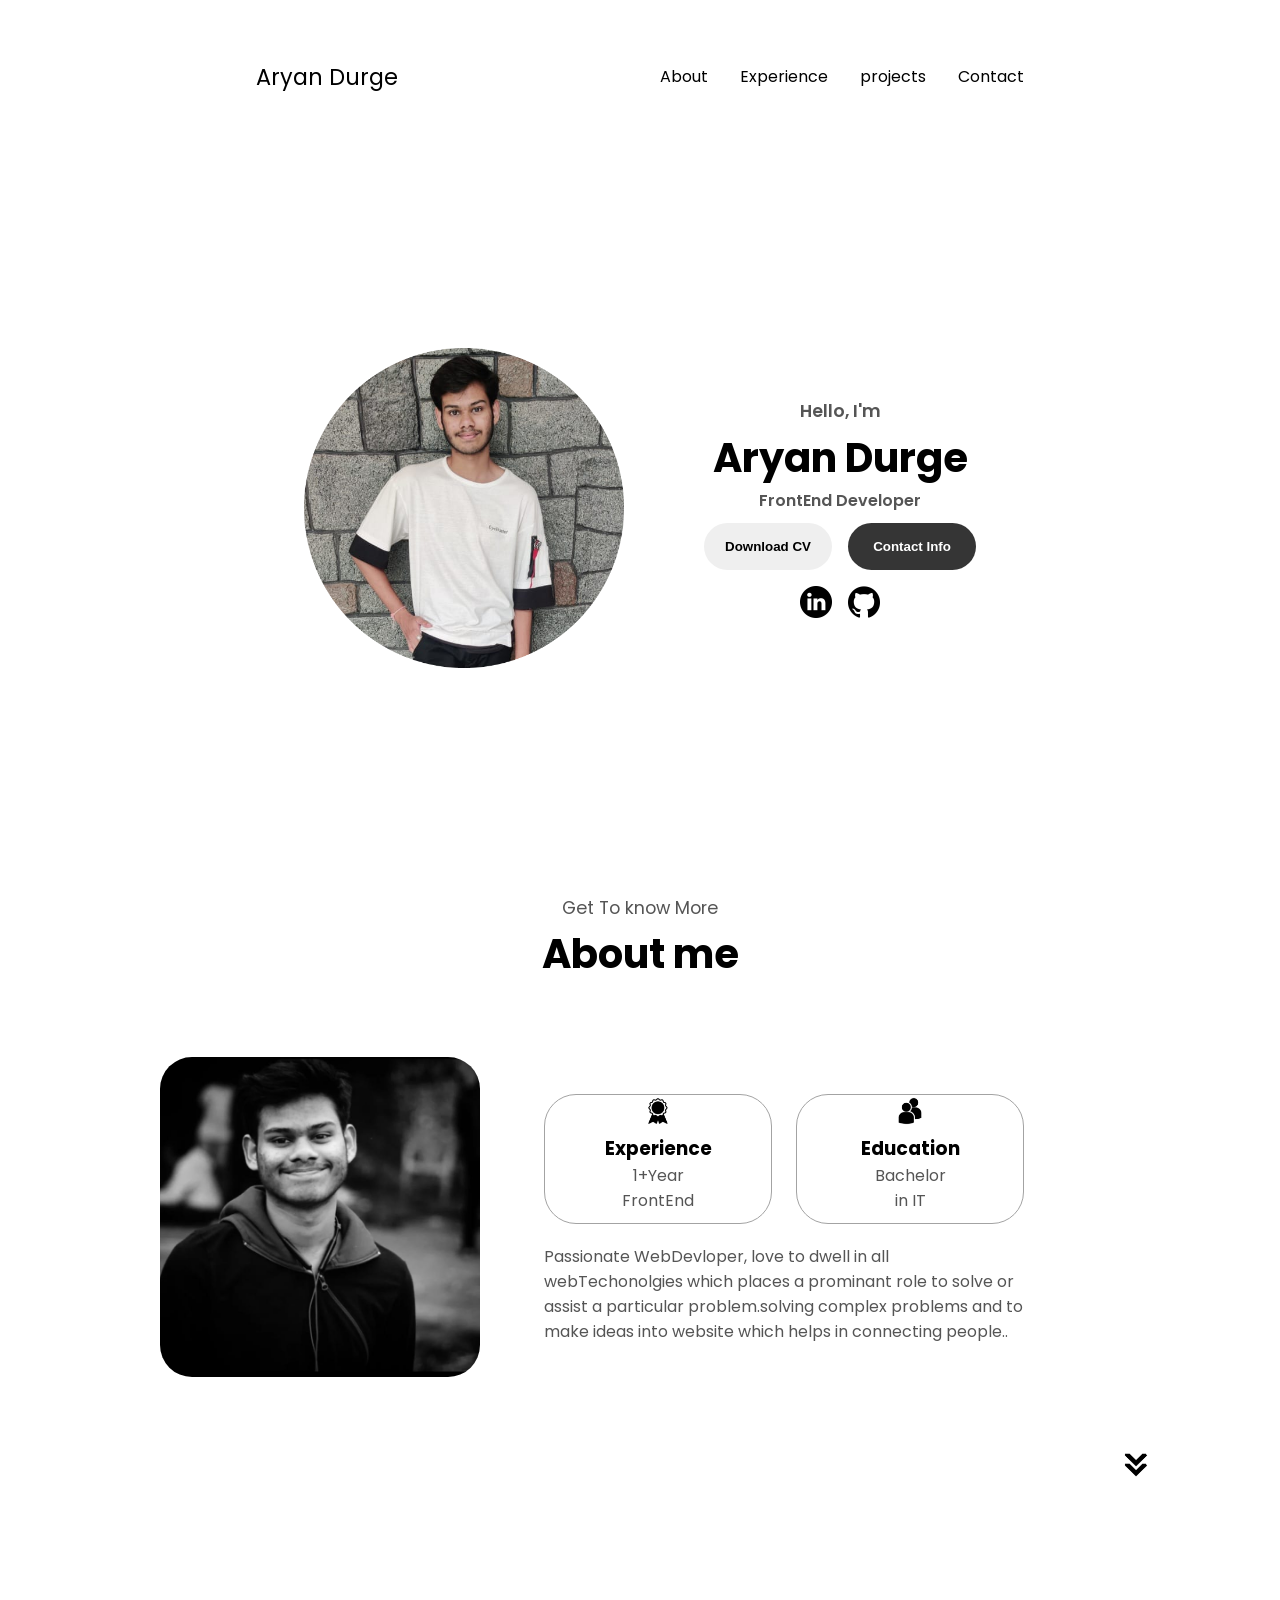
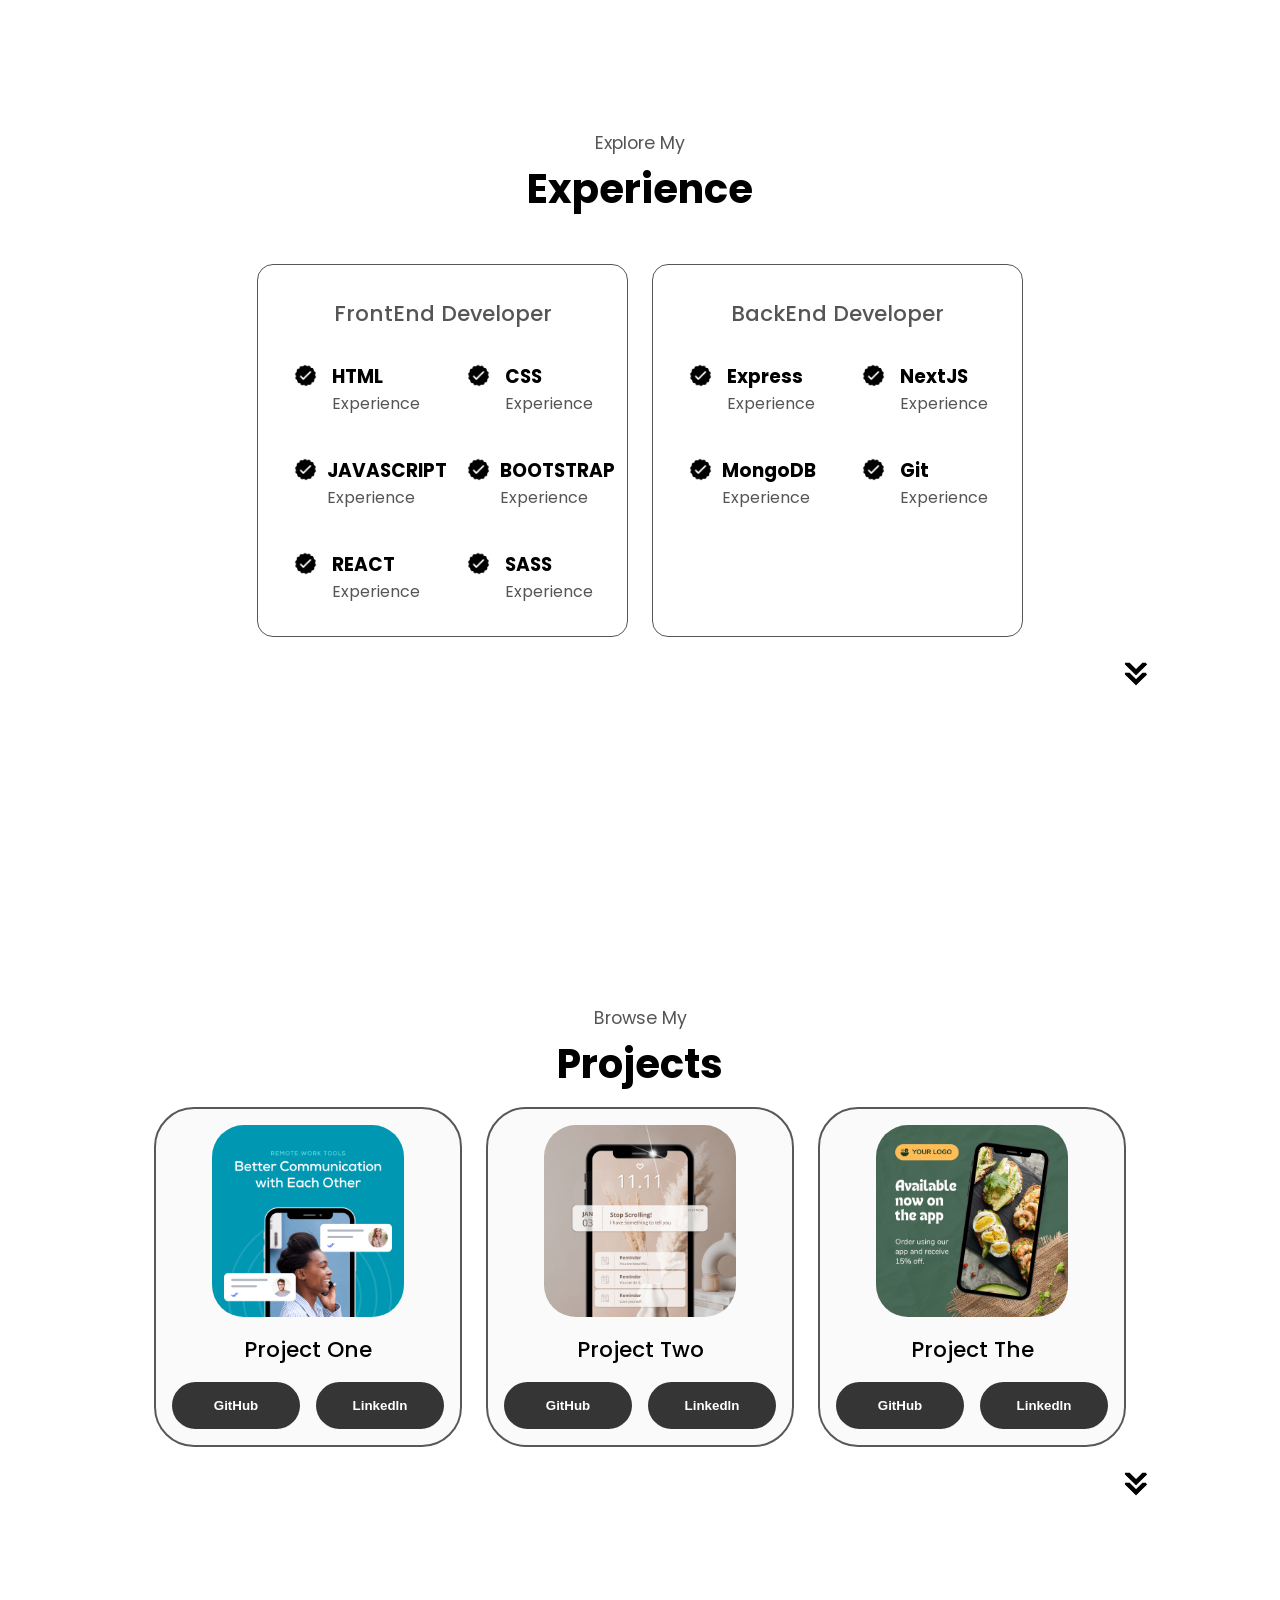
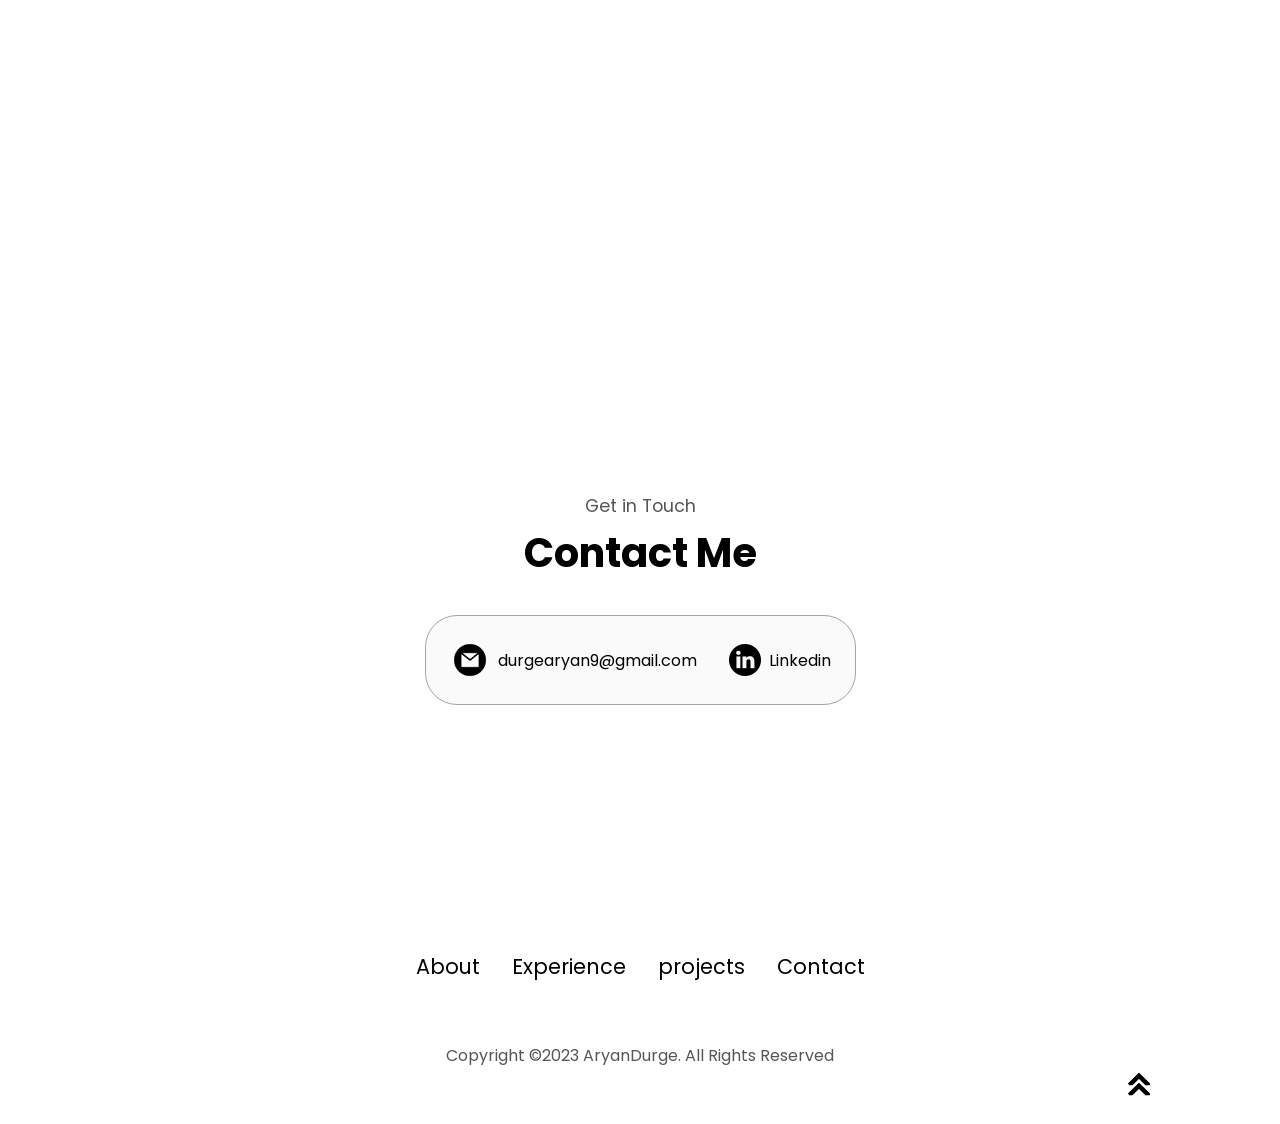
<file: index.html>
<!DOCTYPE html>
<html lang="en">
<head>
    <meta charset="UTF-8">
    <meta name="viewport" content="width=device-width, initial-scale=1.0">
    <title>Portfolio website</title>
    <link rel="stylesheet" type="text/css" href="style.css">
    <link rel="stylesheet" type="text/css" href="mediaquery.css">
</head>

<body>
    <div class="container">
        <nav id="desktop-nav">
            <div class="logo">Aryan Durge</div>
            <div>
                <ul class="nav-links">
                    <li><a href="#about" class="Eme1">About</a></li>
                    <li><a href="#experience" class="Eme1">Experience</a></li>
                    <li><a href="#project" class="Eme1">projects</a></li>
                    <li><a href="#contact" class="Eme1">Contact</a></li>
                </ul>
            </div>
        </nav>

        <div id="hamburger-nav">
            <div class="setHam">
                <div class="logo">Aryan Durge</div>
                    <div class="hamburger-menu">
                        <div class="hamburger-icon" onclick="toggleMenu()">
                            <span></span>   
                            <span></span>
                            <span></span>
                        </div>
                        <div class="menu-link">
                            <li><a href="#about" onclick="toggleMenu()">About</a></li>
                            <li><a href="#experience" onclick="toggleMenu()">Experience</a></li>
                            <li><a href="#project" onclick="toggleMenu()">projects</a></li>
                            <li><a href="#contact" onclick="toggleMenu()">Contact</a></li>
                        </div>
                    </div>
                </div>
            </div>
        </div>

        <section id="profile">
            <div class="section_pic-container section_pic">
                <img src="./assets/ProfilePic.png" class="section-img">
            </div>

            <div class="section__text">
                <p class="section__text__p1">Hello, I'm</p>
                <h1 class="title">Aryan Durge</h1>
                <p class="section__text__p2">FrontEnd Developer</p>
                <div class="btn-container">
                    <button class="btn btn-color-1" onClick="window.open('./assets/resume-example.pdf')">Download CV</button>
                    <button class="btn btn-color-2" onClick="location.href='#contact'">Contact Info</button>
                </div>
                <div class="social-container">
                    <img src="./assets/linkedin.png" alt="My_Linkedln_ACC" class="icon" onClick="location.href='https://www.linkedin.com/in/aryan-durge-14893824b/'">
                    <img src="./assets/github.png" alt="My_Github_ACC" class="icon" onClick="location.href='https://github.com/AryanDurge'">
                </div>                
            </div>
        </section>

        <section id="about" class="About">
            <p class="section__text__p1 sectionText">Get To know More</p>
            <h1 class="title Title">About me</h1>
            <div class="section-container">
                <div class="section_pic-container section_picCont">
                    <img src="./assets/about-pic.jpeg" alt="Profile_pic" class="about-pic">           
                </div>

                <div class="about-details-container">
                    <div class="about-containers">
                        <div class="details-container">
                            <img src="./assets/experience.png" alt="experience-icon" class="icon">
                            <h3>Experience</h3>
                            <p>1+Year<br>FrontEnd</p>
                        </div>
                        <div class="details-container">
                            <img src="./assets/education.png" alt="Education-icon" class="icon">
                            <h3>Education</h3>
                            <p>Bachelor<br>in IT</p>
                        </div>
                    </div>
                    <div class="text-container">
                        <p>
                            Passionate WebDevloper, love to dwell in all webTechonolgies which places a prominant role to solve or assist a particular problem.solving complex problems and to make ideas into website which helps in connecting people..
                        </p>
                    </div>
                </div>
            </div>
            <div class="arrow">
                <img src="./assets/arrow.png" alt="downward-direction" onClick="location.href='#experience'">
            </div>
        </section>


        <section id="experience">
            <div class="cont">
                <p class="section__text__p1 sectionText">Explore My</p>
                <h1 class="title Title2">Experience</h1>
            </div>
            <div class="experience-details-containers">
                <div class="about-containers AboutCont">
                    <div class="detail-container">
                        <h2 class="experience-sub-title">
                            FrontEnd Developer
                        </h2>
                        <div class="article-container">
                            <article>
                                <img src="./assets/checkmark.png" alt="Experience Mark">
                                <div>
                                    <h3>
                                        HTML
                                    </h3>
                                    <p>
                                        Experience
                                    </p>
                                </div>
                            </article>
                            <article>
                                <img src="./assets/checkmark.png" alt="Experience Mark">
                                <div>
                                    <h3>
                                        CSS
                                    </h3>
                                    <p>
                                        Experience
                                    </p>
                                </div>
                            </article>

                            <article>
                                <img src="./assets/checkmark.png" alt="Experience Mark">
                                <div>
                                    <h3>
                                        JAVASCRIPT
                                    </h3>
                                    <p>
                                        Experience
                                    </p>
                                </div>
                            </article>
                            
                            <article>
                                <img src="./assets/checkmark.png" alt="Experience Mark">
                                <div>
                                    <h3>
                                        BOOTSTRAP
                                    </h3>
                                    <p>
                                        Experience
                                    </p>
                                </div>
                            </article>
                            <article>
                                <img src="./assets/checkmark.png" alt="Experience Mark">
                                <div>
                                    <h3>
                                        REACT
                                    </h3>
                                    <p>
                                        Experience
                                    </p>
                                </div>
                            </article>
                            <article>
                                <img src="./assets/checkmark.png" alt="Experience Mark">
                                <div>
                                    <h3>
                                        SASS
                                    </h3>
                                    <p>
                                        Experience
                                    </p>
                                </div>
                            </article>
                        </div>
                    </div>
                    
                    <div class="detail-container">
                        <h2 class="experience-sub-title">
                            BackEnd Developer
                        </h2>
                        <div class="article-container">
                            <article>
                                <img src="./assets/checkmark.png" alt="Experience Mark">
                                <div>
                                    <h3>
                                        Express
                                    </h3>
                                    <p>
                                        Experience
                                    </p>
                                </div>
                            </article>
                            <article>
                                <img src="./assets/checkmark.png" alt="Experience Mark">
                                <div>
                                    <h3>
                                        NextJS
                                    </h3>
                                    <p>
                                        Experience
                                    </p>
                                </div>
                            </article>
                            <article>
                                <img src="./assets/checkmark.png" alt="Experience Mark">
                                <div>
                                    <h3>
                                        MongoDB
                                    </h3>
                                    <p>
                                        Experience
                                    </p>
                                </div>
                            </article>
                            <article>
                                <img src="./assets/checkmark.png" alt="Experience Mark">
                                <div>
                                    <h3>
                                        Git
                                    </h3>
                                    <p>
                                        Experience
                                    </p>
                                </div>
                            </article>
                        </div>
                    </div>
                </div>
            </div>
            <div class="arrow">
                <img src="./assets/arrow.png" alt="downward-direction" onClick="location.href='#project'">
            </div>
        </section>

        <section id="project">
            <p class="section__text__p1 SetText">Browse My</p>
            <h1 class="title Title2">Projects</h1>
            <div class="Set">
                <div class="about-containers About1">
                    <div class="experience-details-container">
                        <div class="detailed-container color-container">
                            <div class="articles-container">
                                <img src="./assets/project-1.png" alt="Project-1[pic]" class="project-img">
                            </div>
                            <h2 class="experience-sub-title project-title">Project One</h2>
                            <div class="btn-container">
                                <button class="btn btn-color-2 project-btn" onClick="location.href='https://github.com/AryanDurge'">
                                    GitHub
                                </button>
                                <button class="btn btn-color-2 project-btn" onClick="location.href='https://www.linkedin.com/in/aryan-durge-14893824b/'">
                                    Linkedln
                                </button>
                            </div>
                        </div>
                    </div>


                    <div class="experience-details-container">
                        <div class="detailed-container color-container">
                            <div class="articles-container">
                                <img src="./assets/project-2.png" alt="Project-2[pic]" class="project-img">
                            </div>
                            <h2 class="experience-sub-title project-title">Project Two</h2>
                            <div class="btn-container">
                                <button class="btn btn-color-2 project-btn" onClick="location.href='https://github.com/AryanDurge'">
                                    GitHub
                                </button>
                                <button class="btn btn-color-2 project-btn" onClick="location.href='https://www.linkedin.com/in/aryan-durge-14893824b/'">
                                    Linkedln
                                </button>
                            </div>
                        </div>
                    </div>

                    <div class="experience-details-container">
                        <div class="detailed-container color-container">
                            <div class="articles-container">
                                <img src="./assets/project-3.png" alt="Project-3[pic]" class="project-img">
                            </div>
                            <h2 class="experience-sub-title project-title">Project The</h2>
                            <div class="btn-container">
                                <button class="btn btn-color-2 project-btn" onClick="location.href='https://github.com/AryanDurge'">
                                    GitHub
                                </button>
                                <button class="btn btn-color-2 project-btn" onClick="location.href='https://www.linkedin.com/in/aryan-durge-14893824b/'">
                                    Linkedln
                                </button>
                            </div>
                        </div>
                    </div>
                </div>
            </div>
            <div class="arrow Sm-arrow">
                <img src="./assets/arrow.png" alt="downward-direction" onClick="location.href='#contact'">
            </div>
        </section>


        <section id="contact">
            <p class="section__text__p1 sectionText">Get in Touch</p>
            <h1 class="title Title3">Contact <span class="span3">Me</span></h1>
            <div class="contact-info-upper-container ContactInfo">
                <div class="contact-info-container">
                    <img src="./assets/email.png" alt="email_icon" class="email-icon">
                    <p><a href="mailto:durgearyan9@gmail.com" class="contact-a">durgearyan9@gmail.com</a></p>
                </div>
                <div class="contact-info-container">
                    <img src="./assets/linkedin.png" alt="email icon" class="icon">
                    <p><a href="https://www.linkedin.com/in/aryan-durge-14893824b/" class="contact-a">Linkedin</a></p>
                </div>
            </div>
        </section>
        
        <footer>
            <nav class="contact-nav">
                <div class="nav-links-container">
                    <ul class="nav-link">
                        <li><a href="#about" class="Eme1">About</a></li>
                        <li><a href="#experience" class="Eme1">Experience</a></li>
                        <li><a href="#project" class="Eme1">projects</a></li>
                        <li><a href="#contact" class="Eme1">Contact</a></li>
                    </ul>
                </div>
            </nav>
            <p>Copyright &#169;2023 AryanDurge. All Rights Reserved</p>
            <div class="arrowlast">
                <img src="./assets/upwardArrow.png" alt="upwardArrow" onClick='toggleFunc()'>
            </div>
        </footer>
    </div>
    <script src="app.js"></script>
</body>
</html>
</file>
<file: style.css>
/* Importing all fonts */

@import url('https://fonts.googleapis.com/css2?family=Poppins:ital,wght@0,300;0,400;0,500;1,600&display=swap');

/***********************/

/* Applying to body */

*{
    padding:0;
    margin:0;
}

body{
    font-family: 'Poppins', sans-serif;
}

html{
    scroll-behavior: smooth;
}

p{
    color:rgba(85,85,85)
}



/* Whole site */

.container{
    width:100%;
    margin-left:auto;
    margin-right:auto;
    padding-left:0.5rem;
    padding-right:0.5rem;
     /* solborder:2pxid red; */
}

/*****/

nav, 
.nav-links {
    display:flex;
}

nav{
    justify-content: space-between;
    align-items:center;
    height:17vh;
}

.nav-links{
    gap:2rem;
    list-style:none;
    font-size:1rem;
}

a{
    color: black;
    text-decoration:none;  
    /* text-decoration-color:white; */
}

a:hover{
    color:grey;
    text-decoration:underline;
    text-underline-offset: 0.5rem; 
    text-decoration-color:black;
    /* transition: all 0.3s ease; */
}

.logo{
    font-size:1.4rem;
}


/* Hamburger Menu */

#hamburger-nav{
    /* display:flex;
    justify-content: center; */
    display:none;
}

.setHam{
    /* position:absolute;
    top:5%; */
    margin-top: 5%;;
    display:flex;
    justify-content: space-evenly;
    align-items: center;
}

.hamburger-menu{
    position:relative;
    display:inline-block;
}

.hamburger-icon{
    display:flex;
    flex-direction:column;
    justify-content: space-between;
    /* height:1.1rem;
    width:1.4rem; */
    height:24px;
    width:32px;
    cursor:pointer;
}

.hamburger-icon span{
    width:100%;
    /* height:0.09rem; */
    height:0.13rem;
    background-color: black;
    transition: all 300ms ease-in-out;
}

.menu-link{
    position:absolute;
    top:100%;
    right:0;
    background-color: white;
    width:fit-content;
    max-height:0px;
    max-height:0;
    overflow:hidden;
    transition:all 0.3s ease-in-out;
}

.menu-link a{
    display:block;
    padding:10px;
    text-align:center;
    /* font-size:1.5p */
    color:black;
    text-decoration:none;
    transition: all 0.3 ease-in-out;      
}

.menu-link li{
    list-style:none;
}

.menu-link.open{
    /* border: 2px solid red; */
    max-height: 300px;
}

.hamburger-icon.open span:first-child{
    transform:rotate(45deg) translate(10px,5px);
}

.hamburger-icon.open span:nth-child(2){
    opacity:0;
}


.hamburger-icon.open span:last-child{
    transform:rotate(-45deg) translate(10px,-5px);
}

.hamburger-icon span:first-child{
    transform:none;
}

.hamburger-icon span:nth-child(2){
    opacity:1;
}

.hamburger-icon span:last-child{
    transform:none;
}


/* SECTION */

section{
    padding-top:5rem;
    margin-top:5rem;
    height:95vh;
    margin:0 10rem;
    box-sizing:border-box;
    min-height:fit-content;
}

.section-counter{
    display: flex;
}

/* PROFILE SECTION */

#profile{
    display:flex;
    justify-content: center;
    gap:5rem;
    height:70vh;
}


.section-container{
    display: flex;
    align-items: center;
    justify-content: space-around;
}


.section_pic-container{
    margin:auto 0;
    display:flex;
    justify-content: center;
    height:22rem;
    width:22rem;
}

.section__text__p2{
    padding-bottom:10px;
}

.section_pic-container img{
    margin:auto; 
    height:17rem;
    width:17rem;
}

.section__text {
    align-self: center;
    text-align: center;
}

.section__text p{
    font-weight:600;
}

.section__text__p1{
    font-size:1.1rem;
    text-align:center; 
    padding-bottom:0.2rem;
}

.title{
    font-size:2.5rem;
    text-align:center;
}

.social-container{
    display:flex;
    justify-content:center;
    padding-top:1rem;
    gap:1rem;
}

/* ICONS */

.icon{
    cursor:pointer;
    height:2rem;
}


/* BUTTONS */

.btn-container{
    display:flex;
    justify-content: center;
    gap:1rem;
}

.btn{
    font-weight: 600;
    padding:1rem;
    width:8rem;
    border-radius:2rem;
    outline:none;
    border:none;
}


.btn:hover{
    background-color: #303337;
    color:white;
    transition: 0.3s; 
    cursor:pointer;
}


.btn-color-2{
    background-color:rgb(53,53,53);
    color:white; 
}

/* About Section */

#about{
    position:relative;
    margin-top:2rem;
}

.about-containers{
    gap:1.5rem;
    margin-bottom:1.3rem;
    margin-top:.3rem;
}   

.about-details-container{
    width:50%;
    display:flex;
    justify-content: center;
    flex-direction: column;
}

.about-containers,
.about-details-container{
    display:flex;
}

.about-pic{
    border-radius:2rem;
    height:18rem,
}

.arrow img{
    cursor:pointer;
    height:2rem;
    width:2rem;
    position: relative;
    top:97%;
    left:100%;
}

.details-container{
    flex:1;
    background:white;
    border-radius:2rem;
    border:rgb(53,53,53) 0.1rem solid;
    border-color:rgb(163,163,163);
    text-align:center;
}

.section-container{
    gap:4rem;
    height: 60% !important;
}

.section_pic-container{
    height:20rem;
    width:20rem;
    margin:auto 0;
}

.text-container{
    width:100%;
}

.text-container p{
    text-wrap:wrap;
}


article img{
    width:1.7rem;
    height:1.7rem;
}

.about-container{
    display:flex;
    justify-content: space-evenly;
}

/* EXPERIENCE */

#experience{
    position:relative;
    padding-top: 60px;
}


.experience-sub-title{
    color:rgb(85,85,85);
    font-weight:500;
    font-size:1.35rem;
    text-align: center;
    margin-bottom:2rem;
}

.experience-details-containers{
    display:flex;
    justify-content: center;
    flex-direction:column;
}

.article-container{
    display:flex;
    flex-wrap:wrap;
    flex-direction:row;
    gap:2.5rem;
    justify-content: space-around;

}

article{
    display:flex;
    width:8rem;
    justify-content: space-between;
    gap:0.5rem;
}

.detail-container{
    padding:2rem;
    margin-top: 2.5rem;
    width:305px;
    border:rgb(85,85,85) 1.5px solid;
    border-radius:1rem;
}

.experience-details-containers{
    display: flex;
    align-items: center;
    justify-content: center; 
}

/* PROJECTS SECTION*/

#project{
    position:relative;
    margin-top:0rem;
}

.color-container {
    border-color:rgb(163,163,163);
    background:rgb(250,250,250);
}

.project-img {
    border-radius:2rem;
    width:90%;
    height:90%;
}

.project-title {
    margin:1rem;
    color:black;
}

.project-btn {
    color:white;
    border-color:rgb(163,163,163);
}

.detailed-container{
    margin:auto;
    border:2px solid rgb(91, 87, 87);
    border-radius:2.5rem;
    padding:1rem;
}

.Set{
    display: flex;
    justify-content: center;
    margin-top:0.5rem;
}

.btn:hover{
    color:rgb(91, 87, 87);
    background:rgb(243, 234, 234);
    border:rgb(91, 87, 87);
}

/* CONTACT SECTION */

#contact{
    display:flex;
    justify-content: center;
    flex-direction: column;
    height:70vh;
    margin-top:5rem;

}

.contact-info-upper-container{
    display: flex;
    justify-content: center;
    border-radius: 2rem;
    border:rgb(53,53,53) 0.1rem solid;
    border-color:rgb(163,163,163);
    background:rgb(250,250,250);
    margin:2rem auto;
    padding:0.5rem;
}

.contact-info-container{
    display:flex;
    align-items: center;
    justify-content: center;
    gap:0.5rem;
    margin:1rem;
}

.contact-info-container p{
    font-size:larger;
}

.contact-icon{
    cursor:default;
}

.contact-a{
    cursor:pointer;
    font-size:1rem;
}

.email-icon{
    cursor: pointer;
    height:2.5rem;
    width:2.5rem;
}

.contact-nav{
    display: flex;
    align-items: center;
    justify-content: center;
}

.nav-links ul li a{
    font-size:2rem;
}

/* FOOTER */

footer{
    height:26vh;
    margin:0 1rem;
}

footer p{
    text-align: center;
}

.arrowlast img{
    cursor:pointer;
    height:2rem;
    width:2rem;
    position: relative;
    left:88.7%;
}

.nav-link{
    display: flex;
    gap:2rem;
    list-style:none;
    font-size:1.3rem;   
}
</file>
<file: mediaquery.css>
@media screen and (min-width:1440px) {
    .container{
        max-width:1440px;
    }

    /* PROFILE */

    #profile{
        padding-top:0px;
    }

    /* ABOUT */

    #about{
        padding-top: 10%;
    }

    .section-container{
        display: flex;
        justify-content: space-evenly;
        margin:0 auto;
        height:30rem;
        width:55%;
    }

    .about-details-container{
        width:40%;
    }

    /* EXPERIENCE */

    #experience{
        padding-top:20vh;
    }

    /* PROJECTS */

    .detailed-container{
        margin:auto;
        border:2px solid rgb(91, 87, 87);
        border-radius:2.5rem;
        padding:1rem;
    }

    .articles-container{
        display: flex;
        justify-content: center;
    }

    .articles-container img{
        padding:0 auto;
        border-radius:2rem;
        width:70%;
        height:70%;
    }

    /* PROJECTS */

    #project{
        padding-top:15vh;
    }
}

/* 2ND */

@media screen and (min-width:1020px) {
    .container{
        max-width:1020px;
    }

    .section-container{
        height:25rem;
        display: flex;
        justify-content: start; 
    }

    /* EXPERIENCE */

    .detailed-container{
        margin:auto;
        border:2px solid rgb(91, 87, 87);
        border-radius:2.5rem;
        padding:1rem;
    }

    .articles-container{
        display: flex;
        justify-content: center;
    }

    .articles-container img{
        padding:0 auto;
        border-radius:2rem;
        width:70%;
        height:70%;
    }
}

/* 3RD */

@media screen and (min-width:768px) {
    
    .container{
        max-width:768px;
    }

    /* About */

    .details-container{
        height:8rem;
        width:10rem;
    } 

    .section-container{
        height:35rem;
        display:flex;
        justify-content: start; 
    }

    .section_pic-container img{
        height:20rem;
        width:20rem;
    }

    /* PROJECTS */

    .detailed-container img{
        height:12rem;
        width:12rem;
    }

    .articles-container{
        display: flex;
        justify-content: center;
    }
}

/* 3RD MAX*/

@media screen and (max-width:767px) {
    
    /* DESKTOP NAV */

    #desktop-nav{
        display:none;
    }
    
    #hamburger-nav{
        display: block;
    }

    .setHam{
        margin-top: 5%;;
        display:flex;
        justify-content: space-evenly;
        align-items: center;
    }

    /* home */

    .section-img{
        width:10rem;
        height:2rem;
    }

    .section__text{
        margin:auto 0;
    }

    .section_pic-container img{
        margin:auto 0;
        display:flex;
        justify-content: center;
        height:12rem;
        width:20rem;
    }

    .section-container{
        display: flex;
        justify-content: space-around;
        gap:4rem;
        height:60%;
    }

    .details-container{
        height:8rem;
        width:13rem;
    }

    .about-details-container{
        display: flex;  
        justify-content: space-around;
        /* align-items: center; */
    }

    .section_pic-container img{
        width:22rem;
        height:22rem;
    }

    .text-container p{
        text-overflow:ellipsis;
        /* width:50%; */
    }

    .about-containers{
        margin:0rem;
    }

    .detail-container{
        width:40vw;
        height:60vh;
    }
    

    /* About section */

    #about{
        padding-top:6rem;
    }

    .title{
        margin-bottom:2rem;
    }

    .section-container{
        display: flex;
        flex-direction: column;
    }
    
    .section_pic-container img{
        margin-top:5rem;
        height:20rem;
        width:20rem;
    }

    .about-details-container{
        width:90%;
        margin:2rem;
    }
    
    /* PROJECTS */


    #project{
        height:30rem;
    }

    .experience-details-container{
        height:12rem;
        width:13rem;
    }

    .articles-container{
        display: flex;
        justify-content: center;
    }

    .experience-sub-title{
        margin-top:2rem;
    }

    .Sm-arrow{
        padding-top:8rem;
    }
}

/* 4TH */

@media screen and (max-width:400px){

    /* PROFILE */

    #profile{
        position: relative;
        left:2rem;
        display:flex;
        flex-direction:column;
        padding-top:10rem;
    }

    .section_pic img{
        height:16rem;
        width:16rem;
        margin-right: 15.688rem;
        margin-top: 6.563rem;
    }

    .section-img{
        margin-right: 15.688rem;
        margin-top: 6.563rem;
    }


    /* ABOUT*/

    #about{
        position: relative;
        left:2rem;
        margin-top:5rem;
        height:75rem;
    }

    .sectionText{
        width:40vw;
        position:relative;
        right:2rem;
    }

    .Title{
        position: relative;
        right:1.2rem;
        text-wrap:wrap;
    }

    .About{
        display:flex;
        flex-direction: column;
    }

    .section_picCont img{
        height:19rem;
        width:19rem;
    }

    .about-pic{
        margin-top:1.2rem;
    }

    .about-containers{
        display: flex;
        justify-content: center;
    }

    .details-container{
        padding:0.5rem 1.2rem;
    }

    .text-container{
        padding-right: 9rem;
    }

    .text-container p{
        position: relative;
        top:2rem;
        right:7.4rem;
        word-wrap: break-word;
        width:80vw;
        text-overflow: hidden;
    } 



    /* EXPERIENCE */

    #experience{
        position: relative;
        left:2rem;
    }

    .Title2{
        position: relative;
        right:3.5rem;
    }

    .detail-container{
        height:40rem;
    }


    /* PROJECTS */


    #project{
        position: relative;
        left:2rem;
        height:80rem;
    }

    .Set{
        display: block;
    }

    .SetText{
        position: relative;
        right:0.7rem;
    }

    .Title3{
        position: relative;
        right:2.5rem;
    }

    .experience-details-container{
        flex-wrap: wrap;
        margin-bottom:9rem;
    }

    .About1{
        display: flex;
        flex-direction: column;
        position: relative;
        right:4.5rem;
    }

    .Sm-arrow{
        position: relative;
        bottom:5rem;
    }

    .btn{
        width:2rem;
        height:2rem;
    } 


    /* EXPERIENCE */

    .detail-container{
        width:70%;
    }

    /* CONTACT */

    #contact{
        margin-top:2rem;
    }

    .contact-info-upper-container{
        display: flex;
        flex-direction: column;
        position: relative;
        right:4rem;
        width:10vw;
        border:1.5px solid rgb(85,85,85);
        height:10rem;
        width:20rem;
        margin:0;
    }

    .Title3{
        width:5rem;
        text-align: center;
        position: relative;
        right:2rem;
    }

    .ContactInfo{
        position:relative;
        right:6.5rem;
    }


    /* CONTACT */

    .contact-nav{
        display: flex;
        align-items: center;
        position: relative;
        left:3rem;
    }

    .nav-link{
        display: flex;
    }

    .span3{
        padding-left:3.2rem;
    }
}
</file>
